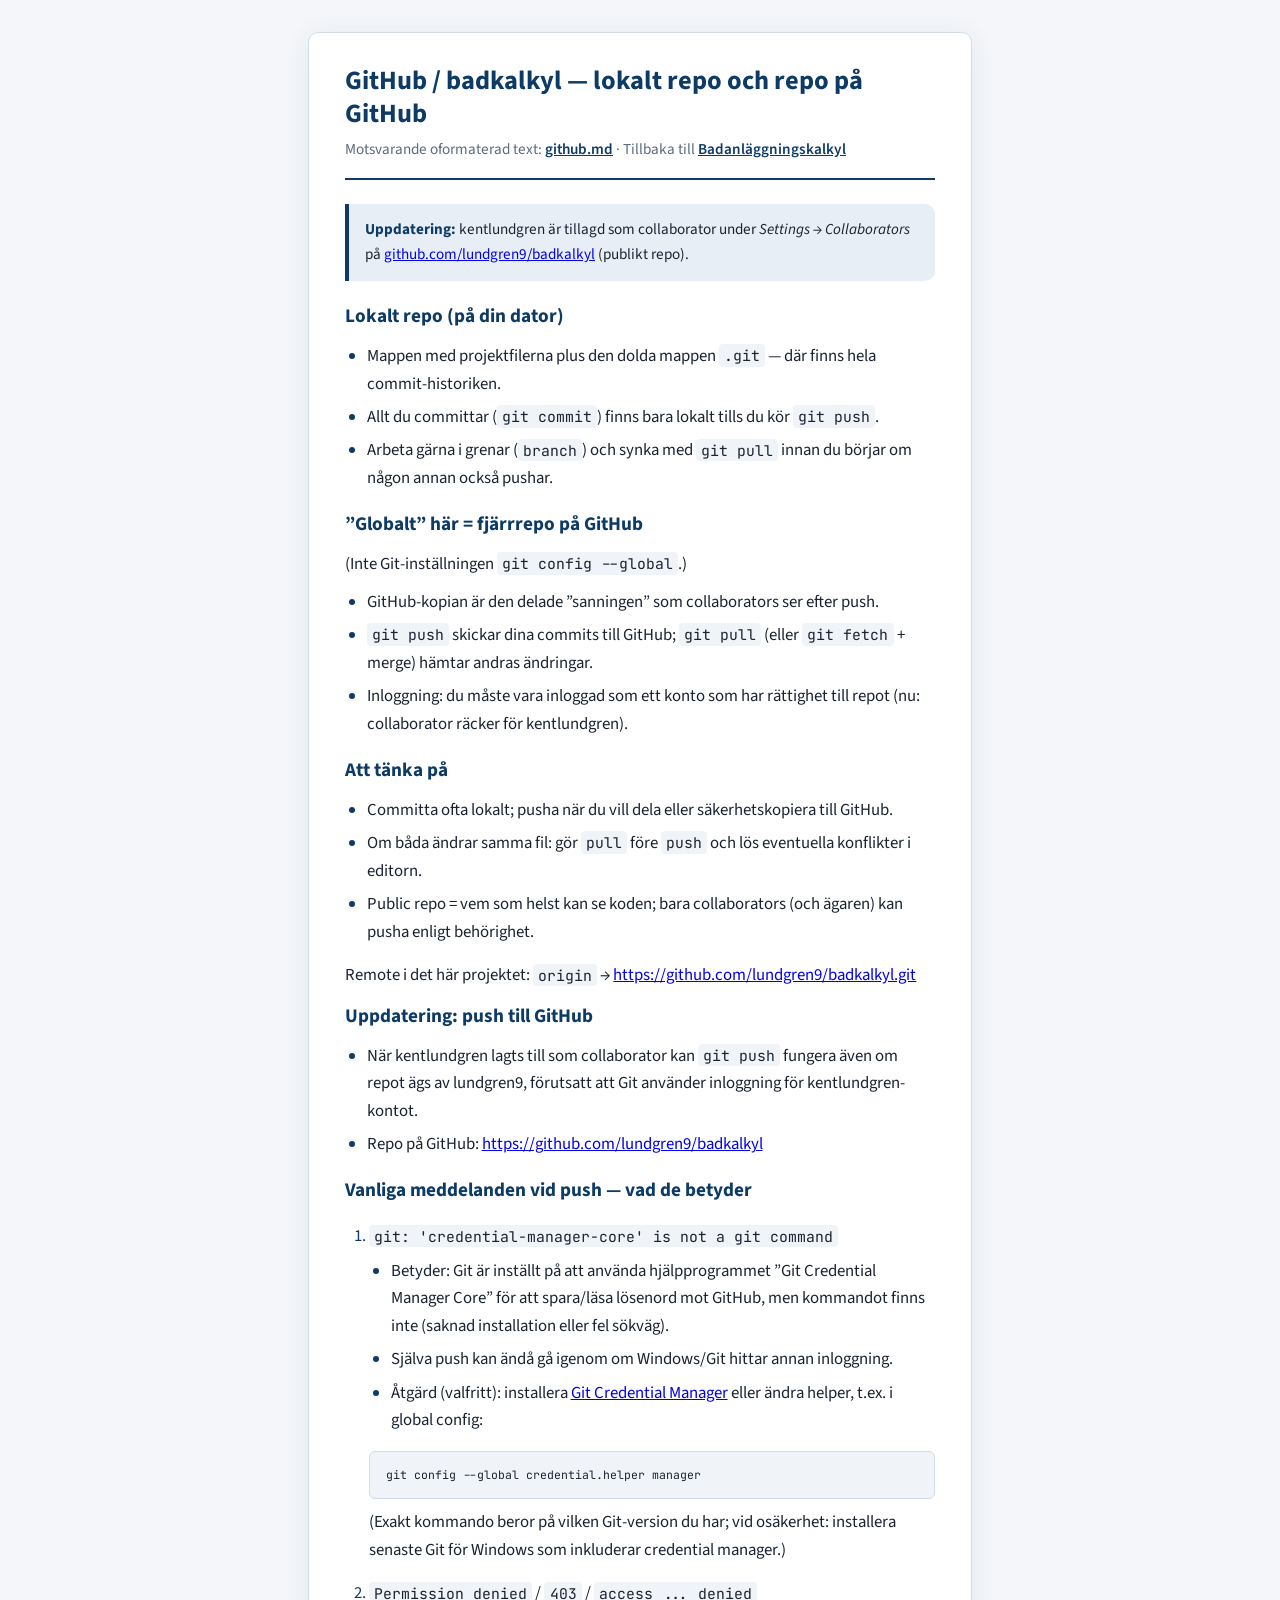
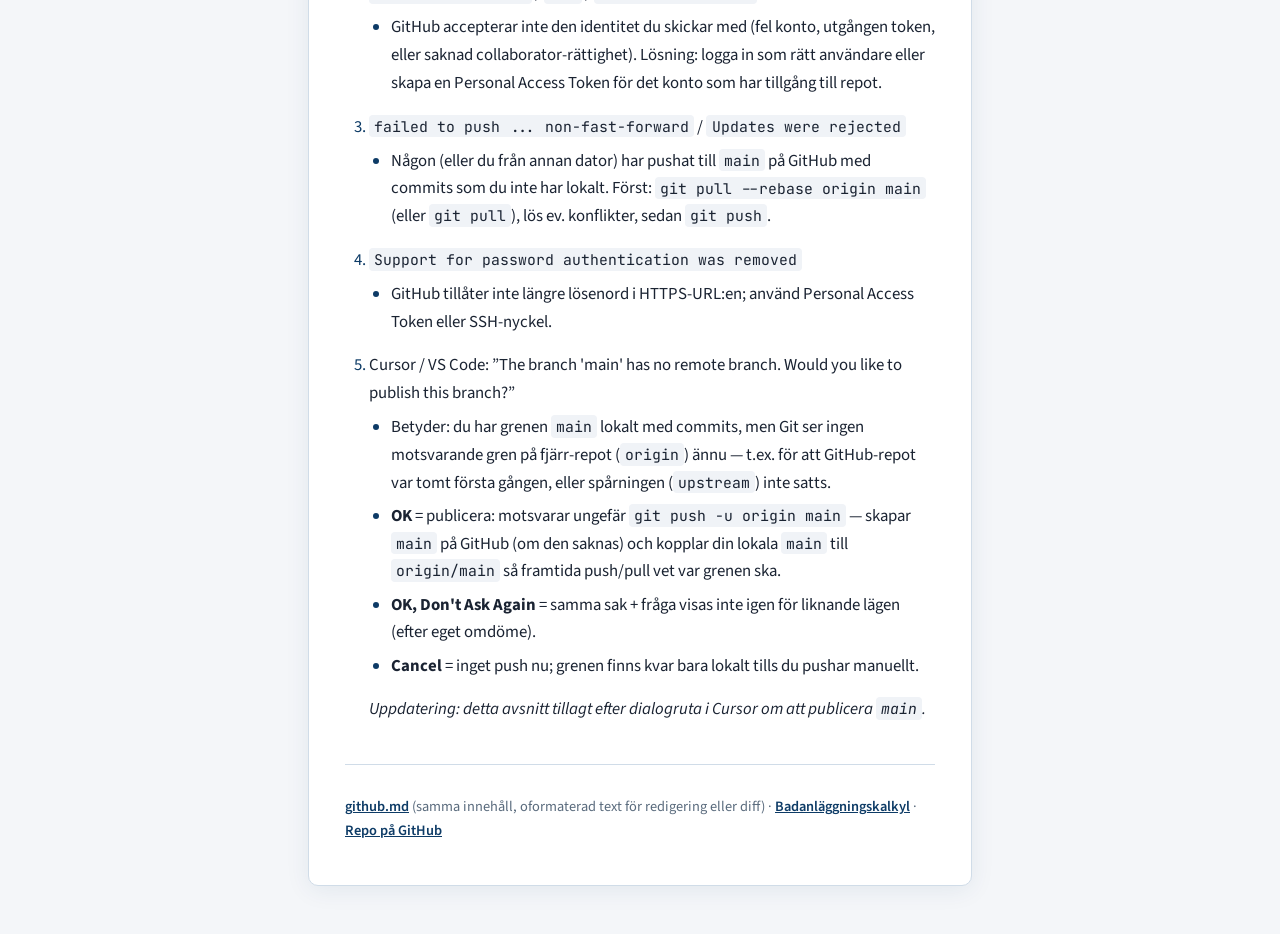
<file: github.html>
<!DOCTYPE html>
<html lang="sv">
<head>
  <meta charset="UTF-8">
  <meta name="viewport" content="width=device-width, initial-scale=1.0">
  <title>GitHub / badkalkyl — lokalt repo och GitHub</title>
  <!--
    Uppdatering: HTML-version av github.md med läsbar layout (github-doc.css).
    Samma innehåll som github.md; öppna den filen för oformaterad text / redigering.
  -->
  <link rel="stylesheet" href="github-doc.css">
</head>
<body>
  <div class="doc-wrap">
    <article class="doc-paper">
      <header class="doc-header">
        <h1>GitHub / badkalkyl — lokalt repo och repo på GitHub</h1>
        <p class="doc-lead">
          Motsvarande oformaterad text: <a href="github.md">github.md</a>
          · Tillbaka till <a href="index.html">Badanläggningskalkyl</a>
        </p>
      </header>

      <p class="doc-note">
        <strong>Uppdatering:</strong> kentlundgren är tillagd som collaborator under
        <em>Settings → Collaborators</em> på
        <a href="https://github.com/lundgren9/badkalkyl">github.com/lundgren9/badkalkyl</a>
        (publikt repo).
      </p>

      <section aria-labelledby="h-lokalt">
        <h2 id="h-lokalt">Lokalt repo (på din dator)</h2>
        <ul>
          <li>Mappen med projektfilerna plus den dolda mappen <code>.git</code> — där finns hela commit-historiken.</li>
          <li>Allt du committar (<code>git commit</code>) finns bara lokalt tills du kör <code>git push</code>.</li>
          <li>Arbeta gärna i grenar (<code>branch</code>) och synka med <code>git pull</code> innan du börjar om någon annan också pushar.</li>
        </ul>
      </section>

      <section aria-labelledby="h-globalt">
        <h2 id="h-globalt">”Globalt” här = fjärrrepo på GitHub</h2>
        <p>(Inte Git-inställningen <code>git config --global</code>.)</p>
        <ul>
          <li>GitHub-kopian är den delade ”sanningen” som collaborators ser efter push.</li>
          <li><code>git push</code> skickar dina commits till GitHub; <code>git pull</code> (eller <code>git fetch</code> + merge) hämtar andras ändringar.</li>
          <li>Inloggning: du måste vara inloggad som ett konto som har rättighet till repot (nu: collaborator räcker för kentlundgren).</li>
        </ul>
      </section>

      <section aria-labelledby="h-tanka">
        <h2 id="h-tanka">Att tänka på</h2>
        <ul>
          <li>Committa ofta lokalt; pusha när du vill dela eller säkerhetskopiera till GitHub.</li>
          <li>Om båda ändrar samma fil: gör <code>pull</code> före <code>push</code> och lös eventuella konflikter i editorn.</li>
          <li>Public repo = vem som helst kan se koden; bara collaborators (och ägaren) kan pusha enligt behörighet.</li>
        </ul>
        <p>Remote i det här projektet: <code>origin</code> → <a href="https://github.com/lundgren9/badkalkyl.git">https://github.com/lundgren9/badkalkyl.git</a></p>
      </section>

      <section aria-labelledby="h-push">
        <h2 id="h-push">Uppdatering: push till GitHub</h2>
        <ul>
          <li>När kentlundgren lagts till som collaborator kan <code>git push</code> fungera även om repot ägs av lundgren9, förutsatt att Git använder inloggning för kentlundgren-kontot.</li>
          <li>Repo på GitHub: <a href="https://github.com/lundgren9/badkalkyl">https://github.com/lundgren9/badkalkyl</a></li>
        </ul>
      </section>

      <section aria-labelledby="h-meddelanden">
        <h2 id="h-meddelanden">Vanliga meddelanden vid push — vad de betyder</h2>
        <ol class="doc-num-list">
          <li>
            <code>git: 'credential-manager-core' is not a git command</code>
            <ul>
              <li>Betyder: Git är inställt på att använda hjälpprogrammet ”Git Credential Manager Core” för att spara/läsa lösenord mot GitHub, men kommandot finns inte (saknad installation eller fel sökväg).</li>
              <li>Själva push kan ändå gå igenom om Windows/Git hittar annan inloggning.</li>
              <li>Åtgärd (valfritt): installera <a href="https://github.com/git-ecosystem/git-credential-manager">Git Credential Manager</a> eller ändra helper, t.ex. i global config:</li>
            </ul>
            <pre><code>git config --global credential.helper manager</code></pre>
            <p>(Exakt kommando beror på vilken Git-version du har; vid osäkerhet: installera senaste Git för Windows som inkluderar credential manager.)</p>
          </li>
          <li>
            <code>Permission denied</code> / <code>403</code> / <code>access ... denied</code>
            <ul>
              <li>GitHub accepterar inte den identitet du skickar med (fel konto, utgången token, eller saknad collaborator-rättighet). Lösning: logga in som rätt användare eller skapa en Personal Access Token för det konto som har tillgång till repot.</li>
            </ul>
          </li>
          <li>
            <code>failed to push ... non-fast-forward</code> / <code>Updates were rejected</code>
            <ul>
              <li>Någon (eller du från annan dator) har pushat till <code>main</code> på GitHub med commits som du inte har lokalt. Först: <code>git pull --rebase origin main</code> (eller <code>git pull</code>), lös ev. konflikter, sedan <code>git push</code>.</li>
            </ul>
          </li>
          <li>
            <code>Support for password authentication was removed</code>
            <ul>
              <li>GitHub tillåter inte längre lösenord i HTTPS-URL:en; använd Personal Access Token eller SSH-nyckel.</li>
            </ul>
          </li>
          <li>
            Cursor / VS Code: ”The branch 'main' has no remote branch. Would you like to publish this branch?”
            <ul>
              <li>Betyder: du har grenen <code>main</code> lokalt med commits, men Git ser ingen motsvarande gren på fjärr-repot (<code>origin</code>) ännu — t.ex. för att GitHub-repot var tomt första gången, eller spårningen (<code>upstream</code>) inte satts.</li>
              <li><strong>OK</strong> = publicera: motsvarar ungefär <code>git push -u origin main</code> — skapar <code>main</code> på GitHub (om den saknas) och kopplar din lokala <code>main</code> till <code>origin/main</code> så framtida push/pull vet var grenen ska.</li>
              <li><strong>OK, Don't Ask Again</strong> = samma sak + fråga visas inte igen för liknande lägen (efter eget omdöme).</li>
              <li><strong>Cancel</strong> = inget push nu; grenen finns kvar bara lokalt tills du pushar manuellt.</li>
            </ul>
            <p><em>Uppdatering: detta avsnitt tillagt efter dialogruta i Cursor om att publicera <code>main</code>.</em></p>
          </li>
        </ol>
      </section>

      <footer class="doc-footer">
        <p>
          <a href="github.md">github.md</a> (samma innehåll, oformaterad text för redigering eller diff)
          · <a href="index.html">Badanläggningskalkyl</a>
          · <a href="https://github.com/lundgren9/badkalkyl">Repo på GitHub</a>
        </p>
      </footer>
    </article>
  </div>
</body>
</html>
</file>
<file: github-doc.css>
/* github-doc.css — layout för github.html (Git/GitHub-anteckningar)
   Uppdatering: skapad som separat fil; länkas från github.html */

@import url("https://fonts.googleapis.com/css2?family=Source+Sans+3:wght@400;600;700&family=JetBrains+Mono:wght@400;600&display=swap");

:root {
  --bg: #f4f6f9;
  --paper: #ffffff;
  --text: #1a2332;
  --muted: #5a6b7d;
  --accent: #0d3b66;
  --accent-soft: #e8eef5;
  --border: #d0dce8;
  --code-bg: #f0f3f7;
  --radius: 10px;
  --shadow: 0 4px 24px rgba(13, 59, 102, 0.08);
  --font: "Source Sans 3", "Segoe UI", system-ui, sans-serif;
  --font-mono: "JetBrains Mono", "Consolas", monospace;
}

*,
*::before,
*::after {
  box-sizing: border-box;
}

body {
  margin: 0;
  font-family: var(--font);
  font-size: 1.05rem;
  line-height: 1.65;
  color: var(--text);
  background: var(--bg);
}

.doc-wrap {
  max-width: 44rem;
  margin: 0 auto;
  padding: 2rem 1.25rem 3rem;
}

.doc-paper {
  background: var(--paper);
  border-radius: var(--radius);
  box-shadow: var(--shadow);
  border: 1px solid var(--border);
  padding: 2rem 2.25rem;
}

@media (max-width: 520px) {
  .doc-paper {
    padding: 1.35rem 1.1rem;
  }
}

.doc-header {
  border-bottom: 2px solid var(--accent);
  padding-bottom: 1rem;
  margin-bottom: 1.5rem;
}

.doc-header h1 {
  margin: 0 0 0.35rem;
  font-size: 1.65rem;
  font-weight: 700;
  color: var(--accent);
  line-height: 1.25;
}

.doc-lead {
  margin: 0;
  font-size: 0.95rem;
  color: var(--muted);
}

.doc-lead a {
  color: var(--accent);
  font-weight: 600;
}

.doc-note {
  background: var(--accent-soft);
  border-left: 4px solid var(--accent);
  padding: 0.85rem 1rem;
  margin: 1.25rem 0;
  border-radius: 0 var(--radius) var(--radius) 0;
  font-size: 0.95rem;
}

.doc-note strong {
  color: var(--accent);
}

article h2 {
  margin: 1.75rem 0 0.65rem;
  font-size: 1.2rem;
  font-weight: 700;
  color: var(--accent);
}

article h2:first-of-type {
  margin-top: 0.5rem;
}

article p {
  margin: 0.65rem 0;
}

article ul {
  margin: 0.5rem 0 1rem;
  padding-left: 1.35rem;
}

article li {
  margin: 0.35rem 0;
}

article li::marker {
  color: var(--accent);
}

.doc-num-list {
  list-style: decimal;
  padding-left: 1.5rem;
}

.doc-num-list > li {
  margin: 1rem 0;
}

.doc-num-list ul {
  list-style: disc;
  margin-top: 0.4rem;
}

code {
  font-family: var(--font-mono);
  font-size: 0.88em;
  background: var(--code-bg);
  padding: 0.12em 0.35em;
  border-radius: 4px;
}

pre {
  font-family: var(--font-mono);
  font-size: 0.82rem;
  background: var(--code-bg);
  border: 1px solid var(--border);
  border-radius: 6px;
  padding: 0.75rem 1rem;
  overflow-x: auto;
  margin: 0.5rem 0;
}

pre code {
  background: none;
  padding: 0;
}

.doc-footer {
  margin-top: 2.5rem;
  padding-top: 1.25rem;
  border-top: 1px solid var(--border);
  font-size: 0.9rem;
  color: var(--muted);
}

.doc-footer a {
  color: var(--accent);
  font-weight: 600;
}
</file>
